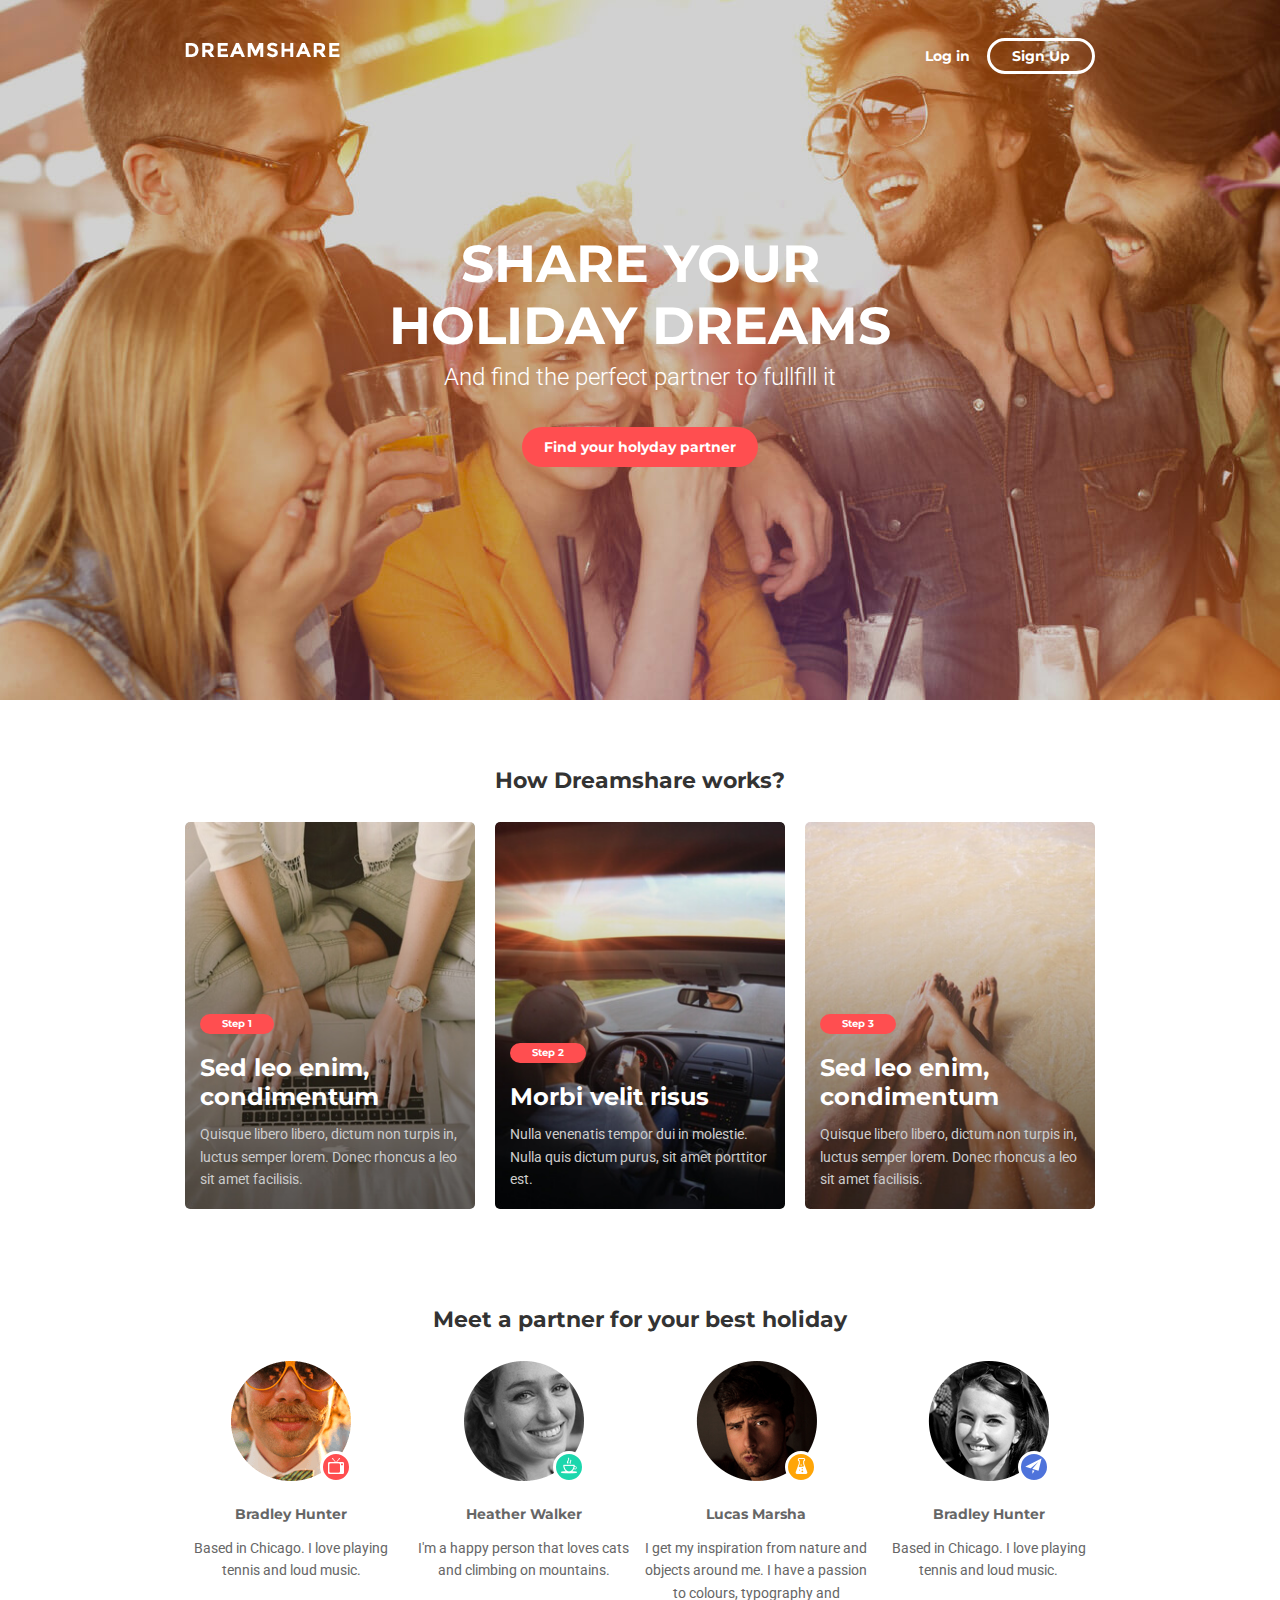
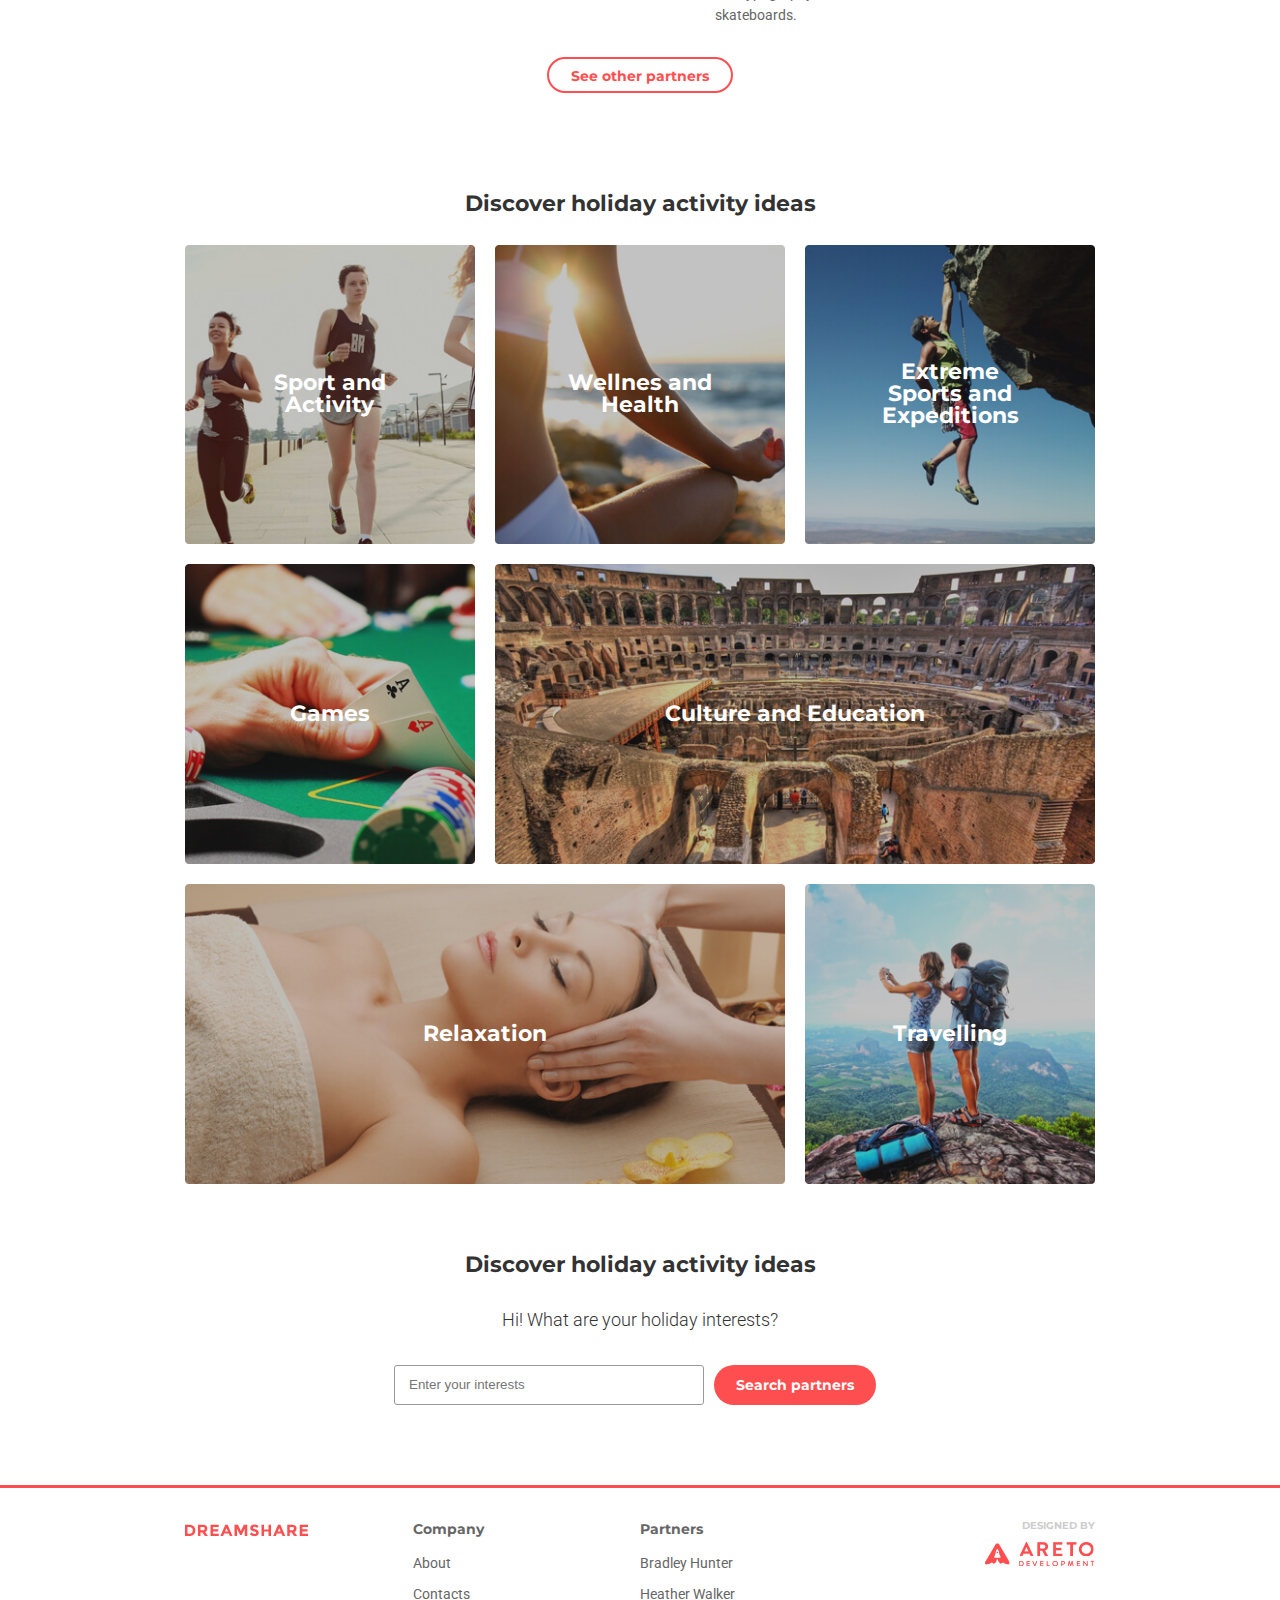
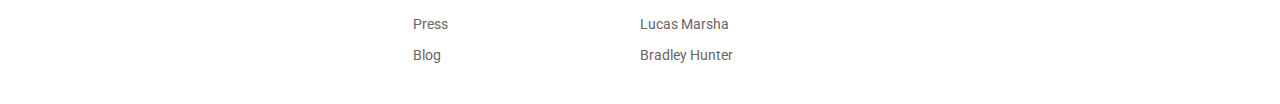
<file: projects/Dreamshare/index.html>
<!DOCTYPE html>
<html lang="en">
<head>
	<meta charset="utf-8" />

	<title>DREAMSHARE</title>

	<meta name="viewport" content="width=device-width, initial-scale=1.0">

	<link rel="shortcut icon" type="image/x-icon" href="css/images/favicon.ico" />

	<link href="https://fonts.googleapis.com/css?family=Montserrat:400,700|Roboto:300,400" rel="stylesheet">

	<link rel="stylesheet" href="css/style.css" />
</head>
<body>
<div class="wrapper">
	<header class="header">
		<div class="shell">
			<a href="#" class="logo">
				<img src="css/images/logo.png" alt="" />
			</a>

			<nav class="nav-access">
				<ul>
					<li>
						<a href="#">Log in</a>
					</li>

					<li>
						<a href="#" class="btn btn_neutral btn_rounded btn_rounded btn_transparent">Sign Up</a>
					</li>
				</ul>
			</nav>
		</div>
	</header>

	<main class="main">
		<section class="intro">
			<div style="background-image: url(css/images/temp/intro.jpg)" class="intro__image"></div>

			<div class="intro__body">
				<div class="shell">
					<div class="intro__content">
						<h1>Share your <br /> holiday dreams</h1>
						
						<div class="intro__entry">
							<p>And find the perfect partner to fullfill it</p>
						</div>
					</div>

					<div class="intro__actions">
						<a href="#" class="btn btn_large btn_rounded">Find your holyday partner</a>
					</div>
				</div>
			</div>
		</section>

		<section class="section">
			<div class="shell">
				<header class="section__head">
					<h3>How Dreamshare works?</h3>
				</header>

				<div class="section__body">
					<div class="features">
						<div class="feature">
							<figure class="feature__image">
								<img src="css/images/temp/working.jpg" alt="" />
							</figure>

							<div class="feature__content">
								<a href="#" class="btn btn_rounded btn_small">Step 1</a>

								<h2>
									<a href="">Sed leo enim, condimentum</a>
								</h2>

								<p>Quisque libero libero, dictum non turpis in, luctus semper lorem. Donec rhoncus a leo sit amet facilisis.</p>
							</div>
						</div>

						<div class="feature">
							<figure class="feature__image">
								<img src="css/images/temp/driving.jpg" alt="" />
							</figure>

							<div class="feature__content">
								<a href="#" class="btn btn_rounded btn_small">Step 2</a>

								<h2>
									<a href="">Morbi velit risus</a>
								</h2>

								<p>Nulla venenatis tempor dui in molestie. Nulla quis dictum purus, sit amet porttitor est.</p>
							</div>
						</div>
						
						<div class="feature">
							<figure class="feature__image">
								<img src="css/images/temp/beach.jpg" alt="" />
							</figure>

							<div class="feature__content">
								<a href="#" class="btn btn_rounded btn_small">Step 3</a>

								<h2>
									<a href="">Sed leo enim, condimentum</a>
								</h2>

								<p>Quisque libero libero, dictum non turpis in, luctus semper lorem. Donec rhoncus a leo sit amet facilisis.</p>
							</div>
						</div>
					</div>
				</div>
			</div>
		</section>

		<section class="section">
			<div class="shell">
				<header class="section__head">
					<h3>Meet a partner for your best holiday</h3>
				</header>

				<div class="section__body">
					<div class="partners">
						<div class="partner">
							<figure class="partner__image">
								<a href="#">
									<img src="css/images/temp/member-1.png" alt="" />
									
									<a href="#" class="partner__icon">
										<i class="ico-tv"></i>
									</a>
								</a>
							</figure>
							
							<div class="partner__content">
								<h5>Bradley Hunter</h5>

								<p>Based in Chicago. I love playing tennis and loud music.</p>
							</div>
						</div>

						<div class="partner">
							<figure class="partner__image">
								<a href="#">
									<img src="css/images/temp/member-2.png" alt="" />
								</a>

								<a href="#" class="partner__icon partner_green">
									<i class="ico-drink"></i>
								</a>
							</figure>

							<div class="partner__content">
								<h5>Heather Walker</h5>

								<p>I'm a happy person that loves cats and climbing on mountains. </p>
							</div>
						</div>
						
						<div class="partner">
							<figure class="partner__image">
								<a href="#">
									<img src="css/images/temp/member-3.png" alt="" />
								</a>
								
								<a href="#" class="partner__icon partner_orange">
									<i class="ico-science"></i>
								</a>
							</figure>

							<div class="partner__content">
								<h5>Lucas Marsha</h5>

								<p>I get my inspiration from nature and objects around me. I have a passion to colours, typography and skateboards. </p>
							</div>
						</div>
						
						<div class="partner">
							<figure class="partner__image">
								<a href="#">
									<img src="css/images/temp/member-4.png" alt="" />
								</a>

								<a href="#" class="partner__icon partner_blue">
									<i class="ico-plane"></i>
								</a>
							</figure>

							<div class="partner__content">
								<h5>Bradley Hunter</h5>

								<p>Based in Chicago. I love playing tennis and loud music.</p>
							</div>
						</div>
					</div>

					<div class="section__actions">
						<a href="#" class="btn btn_rounded btn_boardered btn_transparent">See other partners</a>
					</div>
				</div>
			</div>
		</section>

		<section class="section">
			<div class="shell">
				<header class="section__head">
					<h3>Discover holiday activity ideas</h3>
				</header>

				<div class="section__body">
					<div class="activities">
						<div class="activity">
							<div class="activity__inner">
								<figure class="activity__image">
									<a href="#">
										<img src="css/images/temp/running.jpg" alt="" />

										<figcaption class="activity__overlay">
											<h3>Sport and Activity</h3>
										</figcaption>
									</a>
								</figure>
							</div>
						</div>
					
						<div class="activity">
							<div class="activity__inner">
								<figure class="activity__image">
									<a href="#">
										<img src="css/images/temp/meditation.jpg" alt="" />

										<figcaption class="activity__overlay">
											<h3>Wellnes and Health</h3>
										</figcaption>
									</a>
								</figure>
							</div>
						</div>
					
						<div class="activity">
							<div class="activity__inner">
								<figure class="activity__image">
									<a href="#">
										<img src="css/images/temp/climbing.jpg" alt="" />

										<figcaption class="activity__overlay">
											<h3>Extreme Sports and Expeditions</h3>
										</figcaption>
									</a>
								</figure>
							</div>
						</div>
					
						<div class="activity">
							<div class="activity__inner">
								<figure class="activity__image">
									<a href="#">
										<img src="css/images/temp/cards.jpg" alt="" />

										<figcaption class="activity__overlay">
											<h3>Games</h3>
										</figcaption>
									</a>
								</figure>
							</div>
						</div>
					
						<div class="activity activity_lead">
							<div class="activity__inner">
								<figure class="activity__image">
									<a href="#">
										<img src="css/images/temp/venue.jpg" alt="" />

										<figcaption class="activity__overlay">
											<h3>Culture and Education</h3>
										</figcaption>
									</a>
								</figure>
							</div>
						</div>
					
						<div class="activity activity_lead">
							<div class="activity__inner">
								<figure class="activity__image">
									<a href="#">
										<img src="css/images/temp/massage.jpg" alt="" />

										<figcaption class="activity__overlay">
											<h3>Relaxation</h3>
										</figcaption>
									</a>
								</figure>
							</div>
						</div>

						<div class="activity">
							<div class="activity__inner">
								<figure class="activity__image">
									<a href="#">
										<img src="css/images/temp/travel.jpg" alt="" />

										<figcaption class="activity__overlay">
											<h3>Travelling</h3>
										</figcaption>
									</a>
								</figure>
							</div>
						</div>
					</div>
				</div>
			</div>
		</section>

		<section class="callout">
			<div class="shell">
				<div class="callout__head">
					<h3>Discover holiday activity ideas</h3>
				</div>

				<div class="callout__body">
					<div class="form">
						<form action="?" method="post">
							<header class="form__head">
								<h4>Hi! What are your holiday interests?</h4>
							</header>

							<div class="form__body">
								<div class="form__row">
									<input type="text" class="field" placeholder="Enter your interests" />
								</div>

								<div class="form__row">
									<button type="submit" class="btn btn_rounded">Search partners </button>
								</div>
							</div>
						</form>
					</div>
				</div>
			</div>
		</section>
	</main>

	<footer class="footer">
		<div class="shell">
			<div class="cols">
				<div class="col col_1of4">
					<a href="#" class="footer__logo">
						<img src="css/images/logo-red.png" alt="" />
					</a>
				</div>
				
				<div class="col col_1of4">
					<h5>Company</h5>

					<nav class="footer__nav">
						<ul>
							<li>
								<a href="#">About</a>
							</li>

							<li>
								<a href="#">Contacts</a>
							</li>

							<li>
								<a href="#">Press</a>
							</li>

							<li>
								<a href="#">Blog</a>
							</li>
						</ul>
					</nav>
				</div>
				
				<div class="col col_1of4">
					<h5>Partners</h5>

					<nav class="footer__nav">
						<ul>
							<li>
								<a href="#">Bradley Hunter</a>
							</li>

							<li>
								<a href="#">Heather Walker</a>
							</li>

							<li>
								<a href="#">Lucas Marsha</a>
							</li>

							<li>
								<a href="#">Bradley Hunter</a>
							</li>
						</ul>
					</nav>
				</div>
				
				<div class="col col_1of4">
					<div class="copyrights">
						<p>
							Designed By
							
							<a href="#">
								<img src="css/images/madeBy.png" alt="" />
							</a>
						</p>
					</div>
				</div>
			</div>
		</div>
	</footer>
</div>
</body>
</html>
</file>
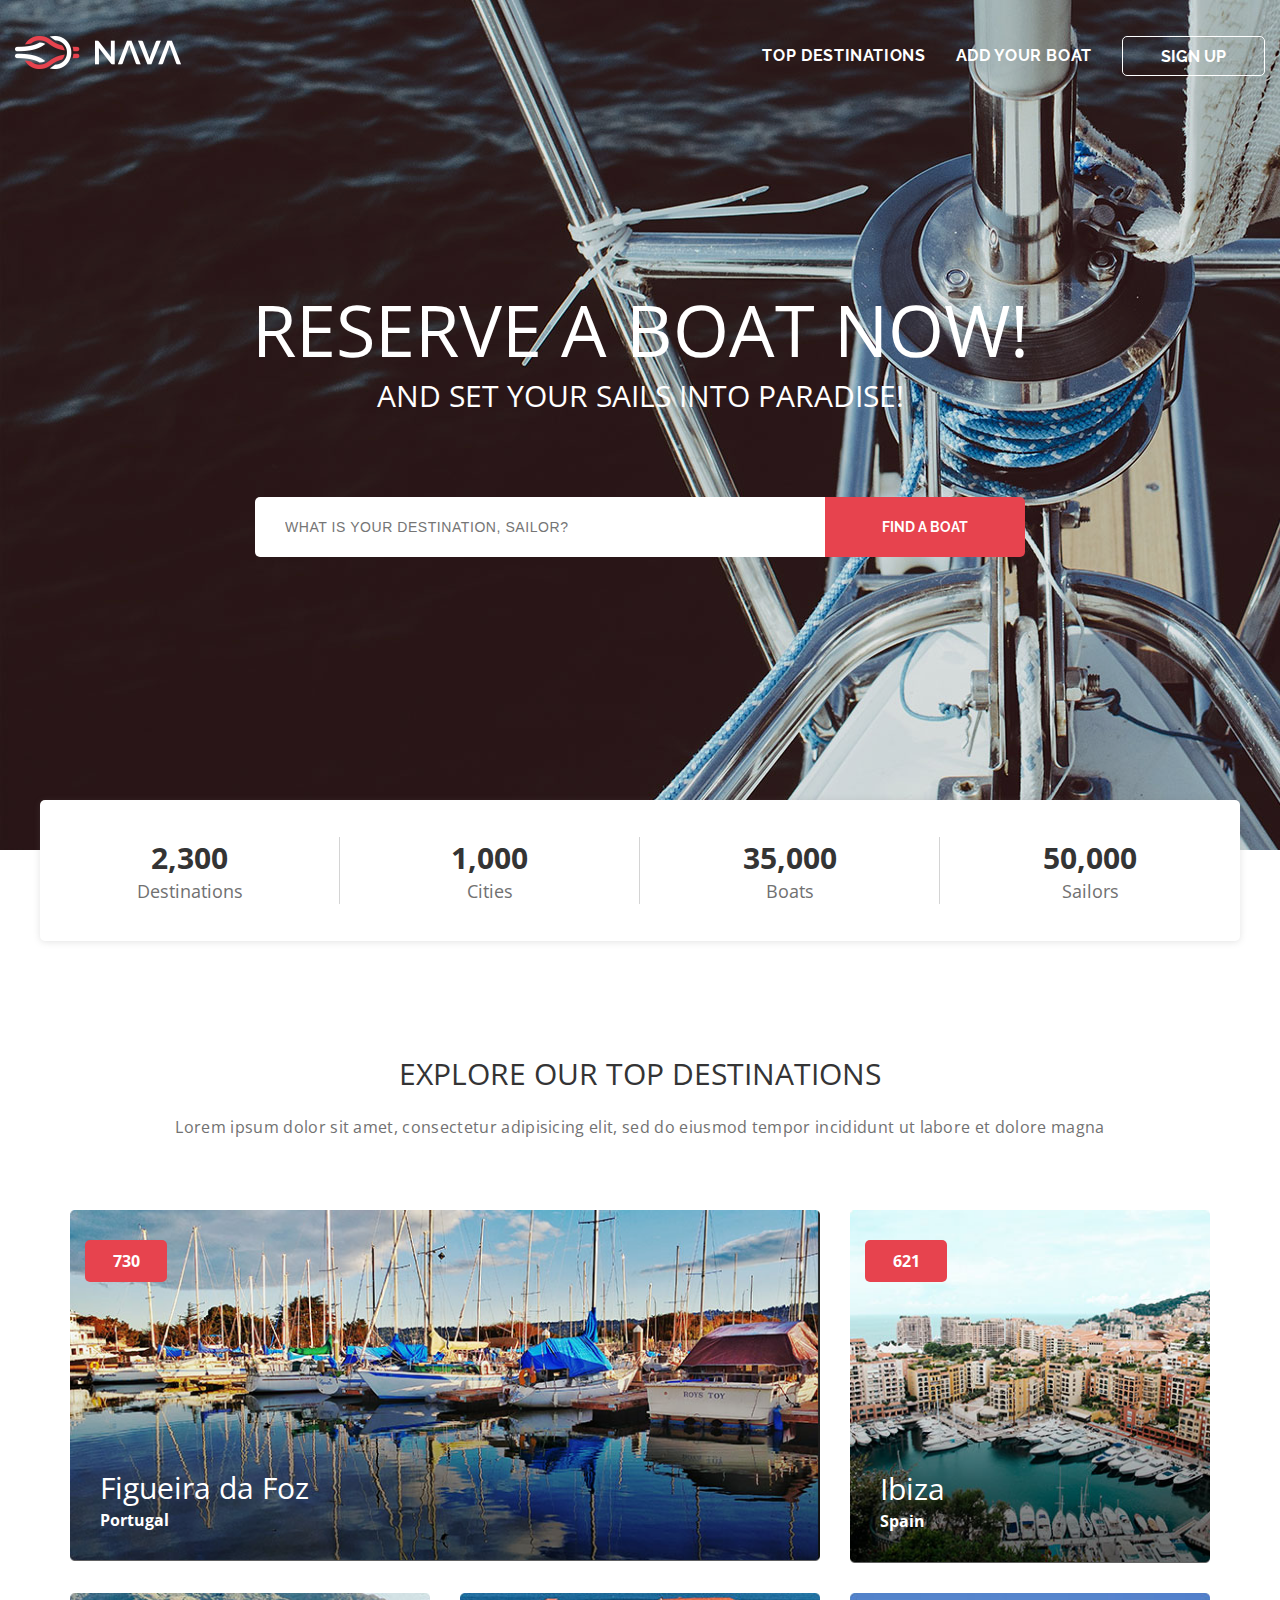
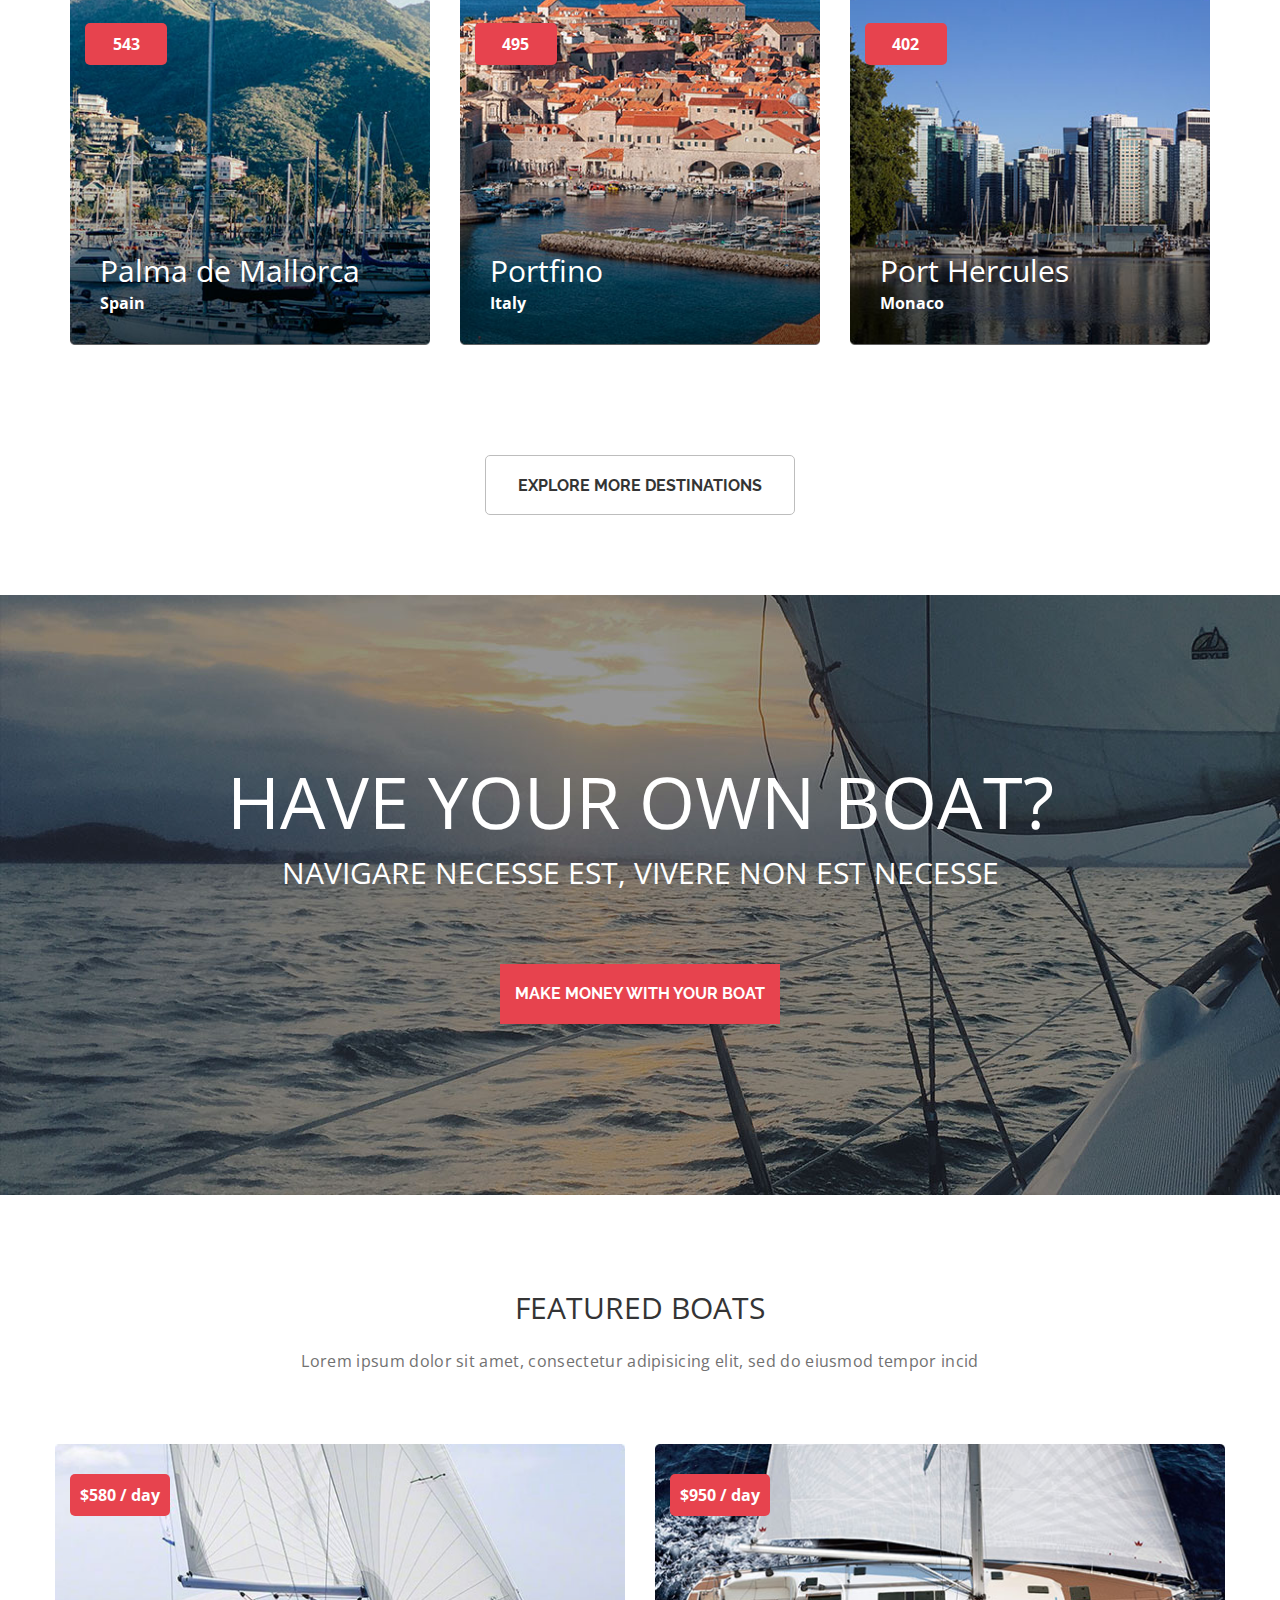
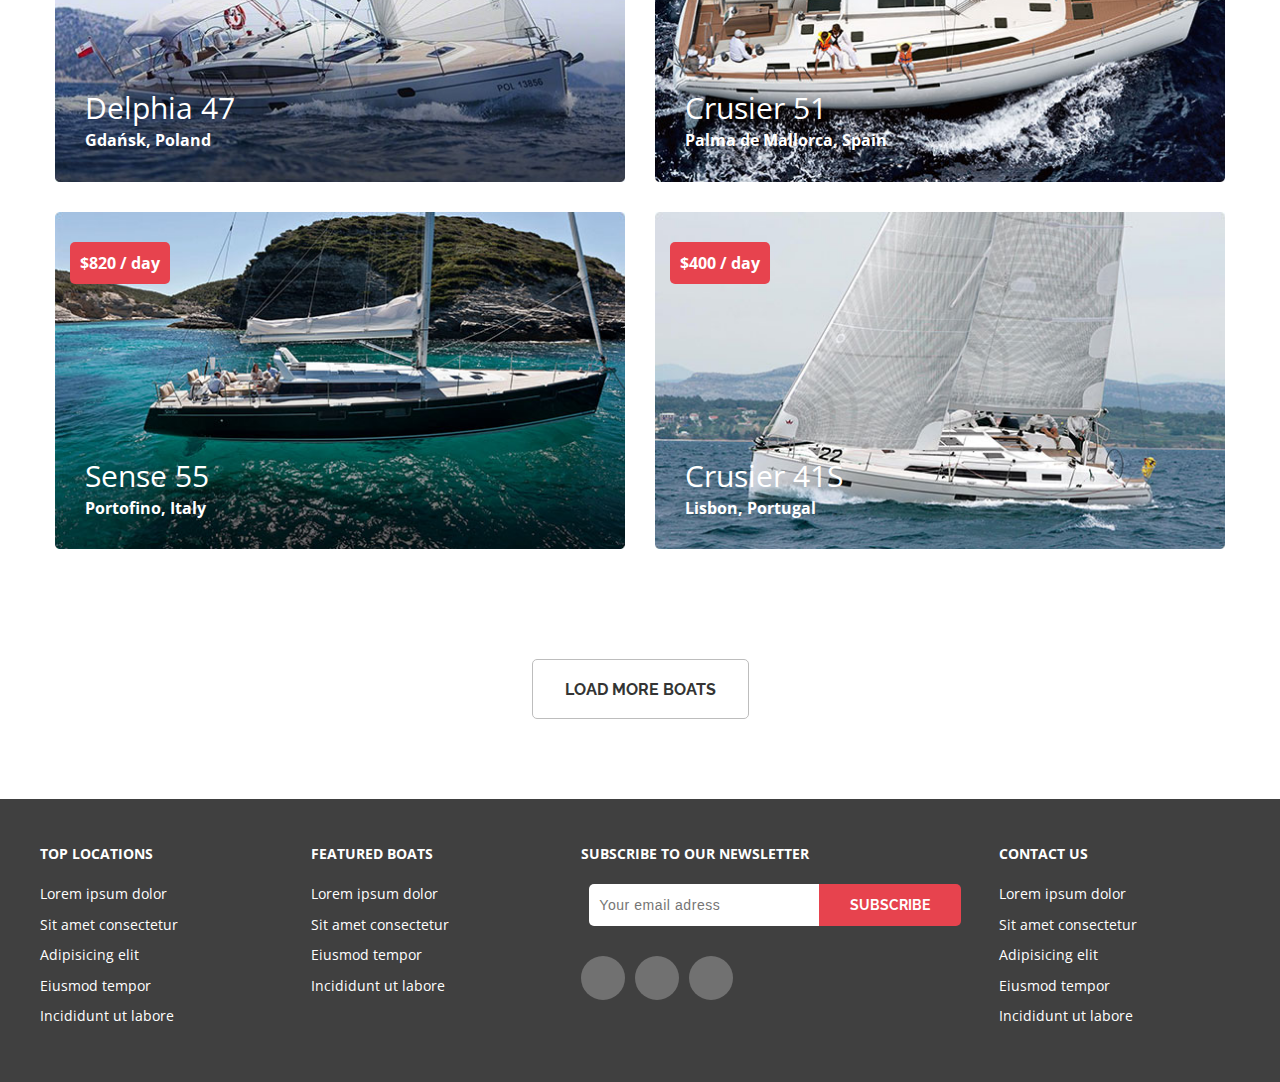
<file: projects/Nava/index.html>
<!DOCTYPE html>
<html lang="en">
<head>
	<meta charset="utf-8" />

	<title>Nava</title>

	<link rel="shortcut icon" type="image/x-icon" href="css/images/favicon.ico" />

	<link href="https://fonts.googleapis.com/css?family=Open+Sans:400,700|Raleway:400,700" rel="stylesheet">

	<link rel="stylesheet" href="https://opensource.keycdn.com/fontawesome/4.7.0/font-awesome.min.css" integrity="sha384-dNpIIXE8U05kAbPhy3G1cz+yZmTzA6CY8Vg/u2L9xRnHjJiAK76m2BIEaSEV+/aU" crossorigin="anonymous">

	<link rel="stylesheet" href="css/style.css" />
</head>
<body>
<div class="wrapper">
	<header class="header">
		<div class="shell-xl">
			<a href="#" class="logo">
				<img src="css/images/logo.png" alt="">
			</a>

			<div class="header__inner">
				<nav class="nav">
					<ul>
						<li>
							<a href="#">Top Destinations</a>
						</li>
						
						<li>
							<a href="#">Add Your Boat</a>
						</li>
					</ul>
				</nav><!-- /.nav -->

				<div class="header__actions">
					<a href="#" class="btn btn_transparent">Sign up</a>
				</div><!-- /.header__actions -->
			</div><!-- /.header__inner -->
		</div><!-- /.shell -->
	</header><!-- /.header -->

	<main class="main">
		<section class="intro">
			<div style="background-image: url(css/images/temp/intro.jpg)" class="intro__image"></div><!-- /.intro__image -->

			<div class="intro__body">
				<div class="shell">
					<div class="intro__content">
						<h1>Reserve A Boat Now!</h1>

						<h2>and set your sails into paradise!</h2>
					</div><!-- /.intro__content -->

					<div class="intro__actions">
						<div class="form form_intro">
							<form action="?" method="post">
								<div class="form__inner">
									<div class="form__row">
										<input type="text" class="field field_large" placeholder="What is your DESTINATION, SAILOR?">
									</div><!-- /.form__row -->
									
									<div class="form__actions">
										<button type="submit" class="btn btn_bordered">
											<i class="fa fa-ship" aria-hidden="true"></i>

											Find a boat
										</button>
									</div><!-- /.form__actions -->
								</div><!-- /.form__inner -->
							</form>
						</div><!-- /.form -->
					</div><!-- /.intro__actions -->
				</div><!-- /.shell -->
			</div><!-- /.intro__body -->
		</section><!-- /.intro -->

		<section class="section">
			<div class="shell">
				<div class="facts">
					<div class="fact">
						<p><strong>2,300</strong> Destinations </p>
					</div><!-- /.fact -->
					
					<div class="fact">
						<p><strong>1,000</strong> Cities</p>
					</div><!-- /.fact -->
					
					<div class="fact">
						<p><strong>35,000</strong> Boats</p>
					</div><!-- /.fact -->
					
					<div class="fact">
						<p><strong>50,000</strong> Sailors</p>
					</div><!-- /.fact -->
				</div><!-- /.facts -->

				<header class="section__head">
					<h2>Explore Our Top Destinations</h2>

					<p>Lorem ipsum dolor sit amet, consectetur adipisicing elit, sed do eiusmod tempor incididunt ut labore et dolore magna</p>
				</header><!-- /.section__head -->

				<div class="section__body">
					<div class="features">
						<div class="feature feature_large">
							<div class="feature__inner">
								<a href="#">
									<figure class="feature__image">
										<img src="css/images/temp/boats-1.jpg" alt="">
									</figure><!-- /.feature__image -->

									<a href="#" class="btn btn_count">
										<i class="fa fa-ship" aria-hidden="true"></i> 730 
									</a>

									<div class="feature__content">
										<h2> 
											<a href="#">Figueira da Foz</a>
										</h2>

										<h3>
											<a href="#">Portugal</a>
										</h3>
									</div><!-- /.feature__content -->
								</a>
							</div><!-- /.feature__inner -->
						</div><!-- /.feature -->
						
						<div class="feature">
							<div class="feature__inner">
								<a href="#">
									<figure class="feature__image">
										<img src="css/images/temp/boats-2.jpg" alt="">
									</figure><!-- /.feature__image -->

									<a href="#" class="btn btn_count">
										<i class="fa fa-ship" aria-hidden="true"></i> 621 
									</a>

									<div class="feature__content">
										<h2> 
											<a href="#">Ibiza</a>
										</h2>

										<h3>
											<a href="#">Spain</a>
										</h3>
									</div><!-- /.feature__content -->
								</a>
							</div><!-- /.feature__inner -->
						</div><!-- /.feature -->
						
						<div class="feature">
							<div class="feature__inner">
								<a href="#">
									<figure class="feature__image">
										<img src="css/images/temp/boats-3.jpg" alt="">
									</figure><!-- /.feature__image -->

									<a href="#" class="btn btn_count">
										<i class="fa fa-ship" aria-hidden="true"></i> 543 
									</a>

									<div class="feature__content">
										<h2> 
											<a href="#">Palma de Mallorca</a>
										</h2>

										<h3>
											<a href="#">Spain</a>
										</h3>
									</div><!-- /.feature__content -->
								</a>
							</div><!-- /.feature__inner -->
						</div><!-- /.feature -->
						
						<div class="feature">
							<div class="feature__inner">
								<a href="#">
									<figure class="feature__image">
										<img src="css/images/temp/boats-4.jpg" alt="">
									</figure><!-- /.feature__image -->

									<a href="#" class="btn btn_count">
										<i class="fa fa-ship" aria-hidden="true"></i> 495 
									</a>

									<div class="feature__content">
										<h2> 
											<a href="#">Portfino</a>
										</h2>

										<h3>
											<a href="#">Italy</a>
										</h3>
									</div><!-- /.feature__content -->
								</a>
							</div><!-- /.feature__inner -->
						</div><!-- /.feature -->
						
						<div class="feature">
							<div class="feature__inner">
								<a href="#">
									<figure class="feature__image">
										<img src="css/images/temp/boats-5.jpg" alt="">
									</figure><!-- /.feature__image -->

									<a href="#" class="btn btn_count">
										<i class="fa fa-ship" aria-hidden="true"></i> 402 
									</a>

									<div class="feature__content">
										<h2> 
											<a href="#">Port Hercules</a>
										</h2>

										<h3>
											<a href="#">Monaco</a>
										</h3>
									</div><!-- /.feature__content -->
								</a>
							</div><!-- /.feature__inner -->
						</div><!-- /.feature -->
					</div><!-- /.features -->
				</div><!-- /.section__body -->

				<div class="section__actions">
					<a href="#" class="btn btn_transparent btn_dark btn_large ">Explore More Destinations</a>
				</div><!-- /.section__actions -->
			</div><!-- /.shell -->
		</section><!-- /.section -->

		<section style="background-image: url(css/images/temp/boats-wide.jpg)" class="section section_background">
			<div class="shell">
				<h1>Have your own boat?</h1>

				<h2>navigare necesse est, vivere non est necesse</h2>

				<a href="#" class="btn">Make money with your boat</a>
			</div><!-- /.shell -->
		</section><!-- /.section section_background -->

		<section class="section">
			<div class="shell">
				<header class="section__head">
					<h2>Featured Boats</h2>

					<p>Lorem ipsum dolor sit amet, consectetur adipisicing elit, sed do eiusmod tempor incid</p>
				</header><!-- /.section__head -->

				<div class="section__body">
					<div class="cols">
						<div class="col col_1of2">
							<div class="feature">
								<div class="feature__inner">
									<p href="#">
										<figure class="feature__image">
											<img src="css/images/temp/boats-6.jpg" alt="">
										</figure><!-- /.feature__image -->

										<a href="#" class="btn btn_count"> $580 / day </a>

										<div class="feature__content">
											<h2> 
												<a href="#">Delphia 47 </a>
											</h2>

											<h3>
												<a href="#">Gdańsk, Poland </a>
											</h3>
										</div><!-- /.feature__content -->
									</a>
								</div><!-- /.feature__inner -->
							</div><!-- /.feature -->

							<div class="feature">
								<div class="feature__inner">
									<a href="#">
										<figure class="feature__image">
											<img src="css/images/temp/boats-7.jpg" alt="">
										</figure><!-- /.feature__image -->

										<a href="#" class="btn btn_count"> $820 / day </a>

										<div class="feature__content">
											<h2> 
												<a href="#">Sense 55</a>
											</h2>

											<h3>
												<a href="#">Portofino, Italy</a>
											</h3>
										</div><!-- /.feature__content -->
									</a>
								</div><!-- /.feature__inner -->
							</div><!-- /.feature -->
						</div><!-- /.col col_1of2 -->
						
						<div class="col col_1of2">
							<div class="feature">
								<div class="feature__inner">
									<a href="#">
										<figure class="feature__image">
											<img src="css/images/temp/boats-8.jpg" alt="">
										</figure><!-- /.feature__image -->

										<a href="#" class="btn btn_count"> $950 / day </a>

										<div class="feature__content">
											<h2> 
												<a href="#">Crusier 51</a>
											</h2>

											<h3>
												<a href="#">Palma de Mallorca, Spain</a>
											</h3>
										</div><!-- /.feature__content -->
									</a>
								</div><!-- /.feature__inner -->
							</div><!-- /.feature -->

							<div class="feature">
								<div class="feature__inner">
									<a href="#">
										<figure class="feature__image">
											<img src="css/images/temp/boats-9.jpg" alt="">
										</figure><!-- /.feature__image -->

										<a href="#" class="btn btn_count"> $400 / day </a>

										<div class="feature__content">
											<h2> 
												<a href="#">Crusier 41S</a>
											</h2>

											<h3>
												<a href="#">Lisbon, Portugal</a>
											</h3>
										</div><!-- /.feature__content -->
									</a>
								</div><!-- /.feature__inner -->
							</div><!-- /.feature -->
						</div><!-- /.col col_1of2 -->
					</div><!-- /.cols -->
				</div><!-- /.section__body -->

				<div class="section__actions">
					<a href="#" class="btn btn_transparent btn_dark btn_large">Load more boats</a>
				</div><!-- /.section__actions -->
			</div><!-- /.shell -->
		</section><!-- /.section -->
	</main><!-- /.main -->

	<footer class="footer">
		<div class="shell">
			<div class="cols">
				<div class="col col_size2">
					<h6>Top Locations</h6>

					<nav class="footer__nav">
						<ul>
							<li>
								<a href="#">Lorem ipsum dolor</a>
							</li>
							
							<li>
								<a href="#">Sit amet consectetur </a>
							</li>

							<li>
								<a href="#">Adipisicing elit</a>
							</li>
							
							<li>
								<a href="#">Eiusmod tempor</a>
							</li>
							
							<li>
								<a href="#">Incididunt ut labore</a>
							</li>
						</ul>
					</nav><!-- /.footer__nav -->
				</div><!-- /.col col_size2 -->
				
				<div class="col col_size2">
					<h6>Featured boats</h6>

					<nav class="footer__nav">
						<ul>
							<li>
								<a href="#">Lorem ipsum dolor</a>
							</li>
							
							<li>
								<a href="#">Sit amet consectetur </a>
							</li>
							
							<li>
								<a href="#">Eiusmod tempor</a>
							</li>
							
							<li>
								<a href="#">Incididunt ut labore</a>
							</li>
						</ul>
					</nav><!-- /.footer__nav -->
				</div><!-- /.col col_size2 -->
				
				<div class="col col_size1">
					<h6>Subscribe To Our Newsletter</h6>

					<div class="form">
						<form action="?" method="post">
							<div class="form__inner">
								<div class="form__row">
									<input type="text" class="field" placeholder="Your email adress">
								</div><!-- /.form__row -->
								
								<div class="form__actions">
									<button type="submit" class="btn btn_bordered btn_medium"> Subscribe </button>
								</div><!-- /.form__actions -->
							</div><!-- /.form__inner -->
						</form>
					</div><!-- /.form -->

					<div class="socials">
						<ul>
							<li>
								<a href="#">
									<i class="fa fa-facebook" aria-hidden="true"></i>
								</a>
							</li>

							<li>
								<a href="#">
									<i class="fa fa-twitter" aria-hidden="true"></i>
								</a>
							</li>

							<li>
								<a href="#">
									<i class="fa fa-google-plus" aria-hidden="true"></i>
								</a>
							</li>
						</ul>
					</div><!-- /.socials -->
				</div><!-- /.col col_size2 -->
				
				<div class="col col_size2">
					<h6>Contact us</h6>

					<nav class="footer__nav">
						<ul>
							<li>
								<a href="#">Lorem ipsum dolor</a>
							</li>
							
							<li>
								<a href="#">Sit amet consectetur</a>
							</li>

							<li>
								<a href="#">Adipisicing elit</a>
							</li>
							
							<li>
								<a href="#">Eiusmod tempor</a>
							</li>
							
							<li>
								<a href="#">Incididunt ut labore</a>
							</li>
						</ul>
					</nav><!-- /.footer__nav -->
				</div><!-- /.col col_1of4 -->
			</div><!-- /.cols -->
		</div><!-- /.shell -->
	</footer><!-- /.footer -->
</div><!-- /.wrapper -->
</body>
</html>
</file>
<file: projects/Dreamshare/css/style.css>
/* ------------------------------------------------------------ *    Imports
\* ------------------------------------------------------------ */
/* ------------------------------------------------------------ *	Reset
\* ------------------------------------------------------------ */
html, body, div, span, applet, object, iframe, h1, h2, h3, h4, h5, h6, p, blockquote, pre, a, abbr, acronym, address, big, cite, code, del, dfn, em, img, ins, kbd, q, s, samp, small, strike, strong, sub, sup, tt, var, b, u, i, center, dl, dt, dd, ol, ul, li, fieldset, form, label, legend, table, caption, tbody, tfoot, thead, tr, th, td, article, aside, canvas, details, embed, figure, figcaption, footer, header, hgroup, menu, nav, output, ruby, section, summary, time, mark, audio, video {
  margin: 0;
  padding: 0;
  border: 0;
  font-size: 100%;
  vertical-align: baseline;
  box-sizing: border-box;
}

/* HTML5 display-role reset for older browsers */
article, aside, details, figcaption, figure, footer, header, hgroup, menu, nav, section {
  display: block;
}

body {
  line-height: 1;
}

ol, ul {
  list-style: none;
}

blockquote, q {
  quotes: none;
}

blockquote:before, blockquote:after {
  content: '';
  content: none;
}

q:before, q:after {
  content: '';
  content: none;
}

table {
  border-collapse: collapse;
  border-spacing: 0;
}

button {
  background-color: transparent;
  outline: none;
  border: 0;
  cursor: pointer;
}

/* ------------------------------------------------------------ *	Helpers
\* ------------------------------------------------------------ */
.clearfix, .cols:after, .shell:after {
  content: '';
  display: table;
  line-height: 0;
  clear: both;
}

.col {
  float: left;
}

.col_2of3 {
  width: 60%;
}

.col_1of3 {
  width: 33.33%;
}

.col_1of4 {
  width: 25%;
}

@media only screen and (max-width: 767px) {
  .col {
    float: none;
  }
  .col_1of4 {
    width: 100%;
  }
}

/* ------------------------------------------------------------ *    Variables
\* ------------------------------------------------------------ */
/*  Colors  */
/*  Base body  */
/*  Shell  */
/* ------------------------------------------------------------ *	Sprite
\* ------------------------------------------------------------ */
[class^="ico-"] {
  background-image: url(images/sprite.png);
  display: inline-block;
  vertical-align: middle;
}

.ico-tv {
  background-position: 0 0;
  width: 16px;
  height: 16px;
}

.ico-drink {
  background-position: -25px 0;
  width: 16px;
  height: 17px;
}

.ico-science {
  background-position: -51px -4px;
  width: 13px;
  height: 16px;
}

.ico-plane {
  background-position: -70px -4px;
  width: 17px;
  height: 16px;
}

/* ------------------------------------------------------------ *    Base
\* ------------------------------------------------------------ */
body {
  font-family: "Roboto", sans-serif;
  font-size: 14px;
  color: #000;
  background: #fff;
  line-height: 1.6;
  color: #cccccc;
  min-width: 320px;
}

a {
  color: #ff4e50;
  text-decoration: none;
  transition: ease-in-out .3s;
}

a:hover {
  color: utt #3A3A3A;
}

h1, h2, h3, h4, h5 {
  font-family: 'Montserrat', sans-serif;
  margin-bottom: 0.8 px;
}

img {
  max-width: 100%;
  height: auto;
  border: 0;
  display: inline-block;
  vertical-align: middle;
}

h1[class],
h2[class],
h3[class],
h4[class],
h5[class],
h6[class],
h1:last-child,
h2:last-child,
h3:last-child,
h4:last-child,
h5:last-child,
h6:last-child,
p:last-child,
ul:last-child,
ol:last-child,
dl:last-child,
table:last-child,
blockquote:last-child {
  margin-bottom: 0;
}

h1 {
  font-size: 52px;
  text-transform: uppercase;
  line-height: 1.2;
}

h2 {
  font-size: 24px;
  line-height: 1.2;
}

h3 {
  font-size: 22px;
  color: #333;
  line-height: 1;
}

h4 {
  font-family: 'Roboto', sans-serif;
  font-size: 18px;
  color: #333;
}

h5 {
  font-size: 14px;
}

@media only screen and (max-width: 767px) {
  h1 {
    font-size: 30px;
  }
}

/* ------------------------------------------------------------ *	Shell
\* ------------------------------------------------------------ */
.shell {
  margin: auto;
  max-width: 940px;
  padding: 0 15px;
}

/* ------------------------------------------------------------ *	Buttons
\* ------------------------------------------------------------ */
.btn {
  display: inline-block;
  vertical-align: middle;
  background: #ff4e50;
  height: 40px;
  padding: 0 22px;
  font-family: 'Montserrat', sans-serif;
  line-height: 40px;
  font-size: 14px;
  color: #fff;
  font-weight: bold;
  transition: ease-in-out .3s;
}

.btn:hover {
  background: rgba(255, 78, 80, 0.7);
}

.btn_rounded {
  border-radius: 30px;
}

.btn_large {
  min-width: 225px;
}

.btn_neutral {
  color: #fff;
  border: 3px solid #fff;
  height: 36px;
  line-height: 30px;
}

.btn_neutral:hover {
  background: #fff;
  color: #ff4e50;
}

.btn_transparent {
  background: transparent;
}

.btn_small {
  font-size: 10px;
  height: 20px;
  line-height: 20px;
}

.btn_boardered {
  border: 2px solid #ff4e50;
  color: #ff4e50;
  height: 36px;
  line-height: 34px;
}

.btn_boardered:hover {
  background: rgba(255, 78, 80, 0.08);
}

/* ------------------------------------------------------------ *	Section
\* ------------------------------------------------------------ */
.section {
  padding: 20px 0 30px;
}

.section .section__head {
  padding: 50px 0 30px;
  text-align: center;
}

.section .section__actions {
  text-align: center;
}

@media only screen and (max-width: 767px) {
  .section {
    padding: 10px 0 15px;
  }
  .section .section__head {
    padding: 25px 0 15px;
  }
  .section .section__actions a {
    display: block;
  }
}

/* ------------------------------------------------------------ *	Intro
\* ------------------------------------------------------------ */
.intro {
  position: relative;
  text-align: center;
  color: #fff;
  font-size: 24px;
  font-weight: 300;
}

.intro .intro__image {
  height: 700px;
  width: 100%;
  background-size: cover;
  background-repeat: no-repeat;
  position: absolute;
}

.intro .intro__body {
  position: relative;
  height: 700px;
  display: -webkit-flex;
  display: -ms-flexbox;
  display: flex;
  -webkit-justify-content: center;
      -ms-flex-pack: center;
          justify-content: center;
  -webkit-align-items: center;
      -ms-flex-align: center;
          align-items: center;
}

.intro .intro__content {
  margin-bottom: 30px;
}

@media only screen and (max-width: 767px) {
  .intro {
    font-size: 18px;
  }
  .intro .intro__entry {
    padding: 0 30px;
  }
  .intro .intro__image {
    height: 540px;
  }
  .intro .intro__body {
    height: 540px;
  }
}

/* ------------------------------------------------------------ *	Activity
\* ------------------------------------------------------------ */
.activities {
  display: -webkit-flex;
  display: -ms-flexbox;
  display: flex;
  -webkit-flex-wrap: wrap;
      -ms-flex-wrap: wrap;
          flex-wrap: wrap;
  -webkit-justify-content: space-between;
      -ms-flex-pack: justify;
          justify-content: space-between;
  margin: 0 -10px;
}

.activities .activity {
  -webkit-flex: 0 1 33.33%;
      -ms-flex: 0 1 33.33%;
          flex: 0 1 33.33%;
}

.activities .activity_lead {
  -webkit-flex: 1 1 60%;
      -ms-flex: 1 1 60%;
          flex: 1 1 60%;
}

.activity {
  position: relative;
  margin-bottom: 20px;
  text-align: center;
}

.activity h3 {
  color: #fff;
}

.activity a:hover {
  opacity: .8;
}

.activity .activity__overlay {
  position: absolute;
  top: 50%;
  left: 50%;
  -webkit-transform: translate(-50%, -50%);
      -ms-transform: translate(-50%, -50%);
          transform: translate(-50%, -50%);
}

.activity .activity__inner {
  padding: 0 10px;
  max-height: 100%;
  overflow: hidden;
}

@media only screen and (max-width: 767px) {
  .activities {
    -webkit-flex-direction: column;
        -ms-flex-direction: column;
            flex-direction: column;
  }
  .activity {
    height: 120px;
    margin-bottom: 10px;
    overflow: hidden;
  }
  .activity img {
    width: 100%;
  }
}

/* ------------------------------------------------------------ *	Header
\* ------------------------------------------------------------ */
.header {
  position: absolute;
  z-index: 1;
  width: 100%;
  padding: 38px 0;
}

.header .logo {
  float: left;
}

.header .nav-access {
  float: right;
}

@media only screen and (max-width: 767px) {
  .header .logo {
    display: none;
  }
  .header .nav-access {
    float: none;
    text-align: center;
    display: -webkit-flex;
    display: -ms-flexbox;
    display: flex;
    -webkit-justify-content: center;
        -ms-flex-pack: center;
            justify-content: center;
  }
}

/* ------------------------------------------------------------ *	Features
\* ------------------------------------------------------------ */
.features {
  display: -webkit-flex;
  display: -ms-flexbox;
  display: flex;
  margin: 0 -10px;
}

.features .feature {
  -webkit-flex: 1 1 33.33%;
      -ms-flex: 1 1 33.33%;
          flex: 1 1 33.33%;
}

.feature {
  position: relative;
  margin: 0 10px;
}

.feature h2 {
  color: #fff;
  margin-bottom: 12px;
}

.feature img {
  border-radius: 5px;
}

.feature .feature__content {
  position: absolute;
  bottom: 18px;
  padding: 0 15px;
}

.feature a:not(.btn) {
  color: #fff;
}

.feature a:not(.btn):hover {
  color: #ff4e50;
}

.feature .btn {
  margin-bottom: 20px;
}

@media only screen and (max-width: 767px) {
  .features {
    -webkit-flex-direction: column;
        -ms-flex-direction: column;
            flex-direction: column;
  }
  .features .feature {
    -webkit-flex: 1 1 100%;
        -ms-flex: 1 1 100%;
            flex: 1 1 100%;
  }
  .feature {
    margin-bottom: 10px;
  }
  .feature img {
    width: 100%;
    height: 240px;
  }
}

/* ------------------------------------------------------------ *	Member
\* ------------------------------------------------------------ */
.partners {
  display: -webkit-flex;
  display: -ms-flexbox;
  display: flex;
  -webkit-justify-content: space-between;
      -ms-flex-pack: justify;
          justify-content: space-between;
  -webkit-flex-wrap: wrap;
      -ms-flex-wrap: wrap;
          flex-wrap: wrap;
  margin: 0 -10px 30px;
}

.partners .partner {
  -webkit-flex: 1 1 25%;
      -ms-flex: 1 1 25%;
          flex: 1 1 25%;
}

.partner {
  text-align: center;
  color: #666;
}

.partner .partner__image {
  position: relative;
  width: 122px;
  height: 122px;
  border-radius: 50%;
  margin: auto auto 20px;
}

.partner h5 {
  margin-bottom: 12px;
}

.partner img {
  transition: ease-in-out .3s;
}

.partner img:hover {
  opacity: .9;
}

.partner .partner__icon {
  position: absolute;
  bottom: 0;
  right: 0;
  display: inline-block;
  background: #ff4e50;
  width: 32px;
  height: 32px;
  border-radius: 50%;
  line-height: 23px;
  border: 3px solid #fff;
}

.partner .partner__icon:hover {
  opacity: .8;
}

.partner .partner_green {
  background: #1cd7ad;
}

.partner .partner_orange {
  background: #ffa507;
}

.partner .partner_blue {
  background: #4E73DB;
}

@media only screen and (max-width: 1023px) {
  .partners {
    padding: 0 80px;
  }
  .partners .partner {
    -webkit-flex: 1 1 50%;
        -ms-flex: 1 1 50%;
            flex: 1 1 50%;
  }
  .partner {
    padding: 0;
  }
  .partner .partner__content {
    padding: 0 40px;
  }
}

@media only screen and (max-width: 767px) {
  .partners {
    padding: 0;
  }
  .partners .partner {
    -webkit-flex: 1 1 100%;
        -ms-flex: 1 1 100%;
            flex: 1 1 100%;
  }
  .partner {
    padding: 0;
    margin-bottom: 15px;
  }
  .partner .partner__content {
    padding: 0 40px;
  }
}

/* ------------------------------------------------------------ *	Callout
\* ------------------------------------------------------------ */
.callout {
  text-align: center;
  padding: 20px 0 80px;
}

.callout .callout__head {
  margin-bottom: 30px;
}

@media only screen and (max-width: 767px) {
  .callout {
    text-align: center;
    padding: 10px 0 40px;
  }
}

/* ------------------------------------------------------------ *	Navigations
\* ------------------------------------------------------------ */
.nav-access {
  font-family: 'Montserrat', sans-serif;
  color: #fff;
  font-weight: bold;
}

.nav-access ul {
  display: -webkit-flex;
  display: -ms-flexbox;
  display: flex;
  -webkit-align-items: center;
      -ms-flex-align: center;
          align-items: center;
}

.nav-access li {
  margin-left: 17px;
}

.nav-access a {
  color: inherit;
}

/* ------------------------------------------------------------ *	Footer
\* ------------------------------------------------------------ */
.footer {
  border-top: 3px solid #ff4e50;
  padding: 30px 0;
  color: #666666;
  font-family: 'Roboto', sans-serif;
}

.footer a {
  color: inherit;
}

.footer a:hover {
  color: #ff4e50;
}

.footer h5 {
  margin-bottom: 12px;
}

.footer .footer__nav li {
  margin-bottom: 8px;
}

.footer .copyrights {
  text-align: right;
}

@media only screen and (max-width: 767px) {
  .footer {
    text-align: center;
  }
  .footer .copyrights {
    text-align: center;
  }
}

/* ------------------------------------------------------------ *	Form
\* ------------------------------------------------------------ */
.form {
  font-family: 'Roboto', sans-serif;
}

.form .form__head {
  margin-bottom: 30px;
}

.form h4 {
  font-weight: 300;
}

.form .form__body {
  display: -webkit-flex;
  display: -ms-flexbox;
  display: flex;
  -webkit-align-items: center;
      -ms-flex-align: center;
          align-items: center;
  -webkit-justify-content: center;
      -ms-flex-pack: center;
          justify-content: center;
}

.form .form__row {
  margin-right: 10px;
}

@media only screen and (max-width: 767px) {
  .form .form__body {
    -webkit-flex-direction: column;
        -ms-flex-direction: column;
            flex-direction: column;
    padding: 0 10px;
  }
  .form .form__row {
    margin: 0 0 10px;
  }
}

/* ------------------------------------------------------------ *	Form elements
\* ------------------------------------------------------------ */
.field {
  width: 280px;
  border: 1px solid #999999;
  border-radius: 3px;
  padding: 0 14px;
  color: #999999;
  height: 38px;
  line-height: 38px;
  outline: 0;
}

@media only screen and (max-width: 767px) {
  .field {
    width: 240px;
  }
}

/* ------------------------------------------------------------ *	Copyright
\* ------------------------------------------------------------ */
.copyrights {
  font-family: 'Montserrat', sans-serif;
  font-weight: bold;
  text-transform: uppercase;
  color: #CCC;
  font-size: 10px;
}

.copyrights a {
  display: block;
  margin-top: 8px;
}

/*# sourceMappingURL=.maps/style.css.map */
</file>
<file: projects/Nava/css/style.css>
/* ------------------------------------------------------------ *    Imports
\* ------------------------------------------------------------ */
/* ------------------------------------------------------------ *	Reset
\* ------------------------------------------------------------ */
html, body, div, span, applet, object, iframe, h1, h2, h3, h4, h5, h6, p, blockquote, pre, a, abbr, acronym, address, big, cite, code, del, dfn, em, img, ins, kbd, q, s, samp, small, strike, strong, sub, sup, tt, var, b, u, i, center, dl, dt, dd, ol, ul, li, fieldset, form, label, legend, table, caption, tbody, tfoot, thead, tr, th, td, article, aside, canvas, details, embed, figure, figcaption, footer, header, hgroup, menu, nav, output, ruby, section, summary, time, mark, audio, video {
  margin: 0;
  padding: 0;
  border: 0;
  font-size: 100%;
  vertical-align: baseline;
  box-sizing: border-box;
}

/* HTML5 display-role reset for older browsers */
article, aside, details, figcaption, figure, footer, header, hgroup, menu, nav, section {
  display: block;
}

body {
  line-height: 1;
}

ol, ul {
  list-style: none;
}

blockquote, q {
  quotes: none;
}

blockquote:before, blockquote:after {
  content: '';
  content: none;
}

q:before, q:after {
  content: '';
  content: none;
}

table {
  border-collapse: collapse;
  border-spacing: 0;
}

button {
  background-color: transparent;
  outline: none;
  border: 0;
  cursor: pointer;
}

/* ------------------------------------------------------------ *	Helpers
\* ------------------------------------------------------------ */
.clearfix, .cols:after, .shell:after {
  content: '';
  display: table;
  line-height: 0;
  clear: both;
}

.cols {
  margin: 0 -15px;
}

.col {
  float: left;
}

.col_1of2 {
  width: 50%;
}

.col_2of3 {
  width: 60%;
}

.col_1of3 {
  width: 33.33%;
}

.col_1of4 {
  width: 25%;
  padding: 0 15px;
}

.col_size1 {
  width: 34%;
  padding: 0 15px;
}

.col_size2 {
  width: 22%;
  padding: 0 15px;
}

@media only screen and (max-width: 767px) {
  .col {
    float: none;
  }
  .col_1of4 {
    width: 100%;
  }
}

/* ------------------------------------------------------------ *    Variables
\* ------------------------------------------------------------ */
/*  Colors  */
/*  Base body  */
/*  Links  */
/*  Shell  */
/* ------------------------------------------------------------ *	Sprite
\* ------------------------------------------------------------ */
[class^="ico-"] {
  background-image: url(images/sprite.png);
  display: inline-block;
  vertical-align: middle;
}

/* ------------------------------------------------------------ *	Base
\* ------------------------------------------------------------ */
body {
  font-family: "Open Sans", sans-serif;
  font-size: 16px;
  line-height: 1.4;
  min-width: 320px;
  color: #000;
}

a {
  color: #e7434e;
  text-decoration: none;
  transition: ease-in-out .3s;
}

a:hover {
  color: rgba(231, 67, 78, 0.7);
}

h1,
h2,
h3,
h4,
h5,
h6 {
  margin-bottom: 0.7em;
  font-family: "Open Sans", sans-serif;
}

img {
  max-width: 100%;
  height: auto;
  display: inline-block;
  vertical-align: middle;
}

h1[class],
h2[class],
h3[class],
h4[class],
h5[class],
h6[class],
h1:last-child,
h2:last-child,
h3:last-child,
h4:last-child,
h5:last-child,
h6:last-child,
p:last-child,
ul:last-child,
ol:last-child,
dl:last-child,
table:last-child,
blockquote:last-child {
  margin-bottom: 0;
}

h1 {
  font-size: 72px;
  text-transform: uppercase;
  font-weight: 400;
  line-height: 1;
}

h2 {
  font-family: "Open Sans", sans-serif;
  font-size: 30px;
  font-weight: 400;
  text-transform: uppercase;
  color: #343435;
}

h5 {
  font-size: 16px;
}

h6 {
  font-size: 14px;
  text-transform: uppercase;
}

/* ------------------------------------------------------------ *	Shell
\* ------------------------------------------------------------ */
.shell {
  margin: auto;
  max-width: 1230px;
  padding: 0 15px;
}

.shell-xl {
  margin: auto;
  max-width: 1530px;
  padding: 0 15px;
}

/* ------------------------------------------------------------ *	Header
\* ------------------------------------------------------------ */
.header {
  position: absolute;
  width: 100%;
  z-index: 2;
  color: #fff;
  padding: 36px 0;
}

.header .header__inner {
  float: right;
  display: -webkit-flex;
  display: -ms-flexbox;
  display: flex;
  -webkit-align-items: center;
      -ms-flex-align: center;
          align-items: center;
}

.header .logo {
  float: left;
}

.header a {
  color: inherit;
}

/* ------------------------------------------------------------ *	Footer
\* ------------------------------------------------------------ */
.footer {
  color: #fff;
  background: #404040;
  padding: 45px 0;
  font-size: 14px;
}

.footer a {
  color: inherit;
}

.footer a:hover {
  color: #e7434e;
}

.footer h6 {
  margin-bottom: 20px;
}

.footer .footer__nav li {
  margin-bottom: 11px;
}

.footer .field {
  width: 230px;
}

.footer .form {
  margin-bottom: 30px;
}

.footer .socials a:hover {
  color: #fff;
}

/* ------------------------------------------------------------ *	Buttons
\* ------------------------------------------------------------ */
.btn {
  display: inline-block;
  vertical-align: middle;
  height: 60px;
  line-height: 60px;
  min-width: 200px;
  padding: 0 15px;
  text-transform: uppercase;
  background: #e7434e;
  font-family: "Raleway", sans-serif;
  font-weight: bold;
  transition: ease-in-out .3s;
  color: #fff;
  text-align: center;
  outline: 0;
}

.btn:hover {
  color: #fff;
  background: rgba(231, 67, 78, 0.7);
  box-shadow: 1px 1px 5px rgba(0, 0, 0, 0.2);
}

.btn_bordered {
  border-radius: 0 5px 5px 0;
}

.btn_transparent {
  background-color: transparent;
  height: 40px;
  line-height: 40px;
  border: 1px solid #fff;
  border-radius: 5px;
  padding: 0 10px;
  min-width: 143px;
}

.btn_transparent:hover {
  border-color: transparent;
  background: #e7434e;
}

.btn_medium {
  height: 42px;
  line-height: 42px;
  min-width: 142px;
}

.btn_count {
  min-width: 82px;
  padding: 0 10px;
  height: 42px;
  line-height: 42px;
  border-radius: 5px;
  font-family: "Open Sans", sans-serif;
  text-transform: none;
}

.btn_count:hover {
  background: rgba(231, 67, 78, 0.9);
  color: #fff;
}

.btn_large {
  max-width: 310px;
  height: 60px;
  line-height: 60px;
  padding: 0 32px;
}

.btn_large:hover {
  color: #fff;
}

.btn_dark {
  border-color: #bdbdbd;
  color: #343434;
}

/* ------------------------------------------------------------ *	Section
\* ------------------------------------------------------------ */
.section {
  padding: 20px 0 80px;
}

.section .facts {
  margin-top: -70px;
  z-index: 3;
  position: relative;
  margin-bottom: 40px;
}

.section .section__head {
  padding: 72px 0;
  text-align: center;
}

.section .section__head p {
  color: #717171;
  letter-spacing: 0.02em;
}

.section .section__body {
  padding: 0 15px 80px;
  text-align: center;
}

.section .section__actions {
  text-align: center;
}

.section_background {
  height: 600px;
  display: -webkit-flex;
  display: -ms-flexbox;
  display: flex;
  -webkit-align-items: center;
      -ms-flex-align: center;
          align-items: center;
  text-align: center;
  color: #fff;
  padding: 0;
}

.section_background h1 {
  margin-bottom: 15px;
}

.section_background h2 {
  color: #fff;
  margin-bottom: 70px;
}

/* ------------------------------------------------------------ *	Intro
\* ------------------------------------------------------------ */
.intro {
  position: relative;
  color: #fff;
  text-align: center;
}

.intro:after {
  content: '';
  width: 100%;
  height: 100%;
  position: absolute;
  top: 0;
  left: 0;
  background: #000;
  opacity: .1;
}

.intro h1 {
  margin-bottom: 10px;
}

.intro h2 {
  color: inherit;
}

.intro .intro__actions {
  margin: 0 -14px;
}

.intro .intro__image {
  position: absolute;
  width: 100%;
  height: 850px;
  background-size: cover;
  background-repeat: no-repeat;
}

.intro .intro__body {
  position: relative;
  height: 850px;
  display: -webkit-flex;
  display: -ms-flexbox;
  display: flex;
  -webkit-align-items: center;
      -ms-flex-align: center;
          align-items: center;
  z-index: 1;
}

.intro .intro__content {
  margin-bottom: 80px;
}

/* ------------------------------------------------------------ *	Navigations
\* ------------------------------------------------------------ */
.nav {
  text-transform: uppercase;
  font-weight: bold;
  font-family: "Raleway", sans-serif;
  letter-spacing: 0.04em;
}

.nav ul {
  display: -webkit-flex;
  display: -ms-flexbox;
  display: flex;
  -webkit-align-items: center;
      -ms-flex-align: center;
          align-items: center;
}

.nav li {
  margin-right: 30px;
}

.nav a:hover {
  color: #e7434e;
}

/* ------------------------------------------------------------ *	Form
\* ------------------------------------------------------------ */
.form .form__inner {
  display: -webkit-flex;
  display: -ms-flexbox;
  display: flex;
  -webkit-align-items: center;
      -ms-flex-align: center;
          align-items: center;
  -webkit-justify-content: center;
      -ms-flex-pack: center;
          justify-content: center;
}

.form .btn {
  font-size: 14px;
}

.form_intro .form__row {
  width: 570px;
}

/* ------------------------------------------------------------ *	Form elements
\* ------------------------------------------------------------ */
.field {
  height: 42px;
  line-height: 42px;
  padding: 0 10px;
  background: #fff;
  border-radius: 5px 0 0 5px;
  color: #717171;
  font-size: 14px;
  letter-spacing: 0.04em;
  width: 100%;
  outline: 0;
  border: 0;
  box-sizing: inherit;
}

.field_large {
  height: 60px;
  padding: 0 30px;
  line-height: 60px;
  text-transform: uppercase;
}

/* ------------------------------------------------------------ *	Fact
\* ------------------------------------------------------------ */
.facts {
  display: -webkit-flex;
  display: -ms-flexbox;
  display: flex;
  -webkit-justify-content: space-around;
      -ms-flex-pack: distribute;
          justify-content: space-around;
  height: 141px;
  -webkit-align-items: center;
      -ms-flex-align: center;
          align-items: center;
  box-shadow: 0 1px 7px rgba(113, 113, 113, 0.2);
  background: #fff;
  border-radius: 5px;
}

.facts .fact {
  -webkit-flex: 1 1 25%;
      -ms-flex: 1 1 25%;
          flex: 1 1 25%;
}

.fact {
  text-align: center;
  font-size: 18px;
  border-right: 1px solid #d4d4d4;
  color: #717171;
}

.fact strong {
  color: #343434;
  display: block;
  font-size: 30px;
}

.fact:last-child {
  border: 0;
}

/* ------------------------------------------------------------ *	Feature
\* ------------------------------------------------------------ */
.features {
  display: -webkit-flex;
  display: -ms-flexbox;
  display: flex;
  -webkit-flex-wrap: wrap;
      -ms-flex-wrap: wrap;
          flex-wrap: wrap;
}

.features .feature {
  -webkit-flex: 0 1 33.33%;
      -ms-flex: 0 1 33.33%;
          flex: 0 1 33.33%;
  margin-bottom: 30px;
}

.features .feature_large {
  -webkit-flex: 1 1 63%;
      -ms-flex: 1 1 63%;
          flex: 1 1 63%;
}

.feature {
  position: relative;
  transition: ease-in-out .3s;
  padding: 0 15px;
  margin-bottom: 30px;
  text-align: left;
}

.feature h2 {
  color: inherit;
  text-transform: none;
  margin-bottom: 0;
}

.feature .feature__content {
  position: absolute;
  bottom: 30px;
  left: 30px;
  color: #fff;
}

.feature .btn_count {
  position: absolute;
  top: 30px;
  left: 15px;
}

.feature a {
  color: #fff;
}

.feature a:hover {
  color: rgba(255, 255, 255, 0.8);
}

.feature .feature__inner {
  position: relative;
  transition: ease-in-out .3s;
}

.feature .feature__inner:hover {
  box-shadow: 0 1px 5px rgba(0, 0, 0, 0.2);
}

/* ------------------------------------------------------------ *	Socials
\* ------------------------------------------------------------ */
.socials ul {
  font-size: 0;
}

.socials li {
  display: inline-block;
  margin-right: 10px;
}

.socials a {
  font-size: 18px;
  text-align: center;
  display: inline-block;
  background: #717171;
  height: 44px;
  width: 44px;
  line-height: 44px;
  border-radius: 50%;
}

.socials a:hover {
  background: #e7434e;
}

/*# sourceMappingURL=.maps/style.css.map */
</file>
